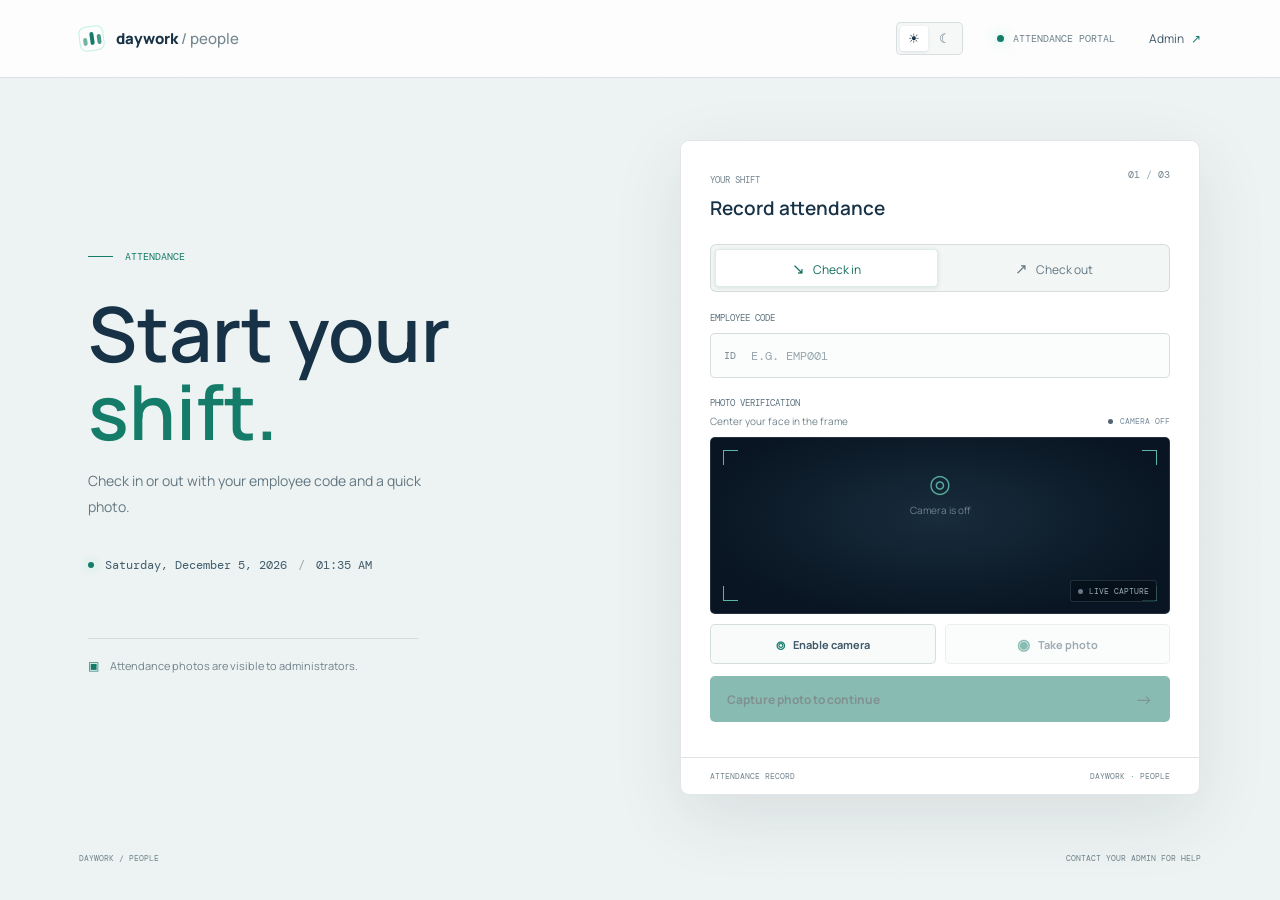
<file: src/main/webapp/index.html>
<!DOCTYPE html>
<html lang="en">
<head>
    <meta charset="UTF-8">
    <meta name="viewport" content="width=device-width, initial-scale=1">
    <meta name="theme-color" content="#edf3f2">
    <title>Daywork / Attendance</title>
    <link rel="preconnect" href="https://fonts.googleapis.com">
    <link rel="preconnect" href="https://fonts.gstatic.com" crossorigin>
    <link href="https://fonts.googleapis.com/css2?family=DM+Mono:wght@400;500&family=Manrope:wght@400;500;600;700;800&display=swap" rel="stylesheet">
    <link rel="stylesheet" href="styles.css">
</head>
<body class="kiosk-page">
    <header class="topbar">
        <a class="brand" href="./" aria-label="Daywork Attendance home">
            <span class="brand-mark" aria-hidden="true"><span></span><span></span><span></span></span>
            <span>daywork<span class="brand-light"> / people</span></span>
        </a>
        <div class="topbar-right">
            <div class="theme-switch" role="group" aria-label="Color theme">
                <button class="theme-button is-active" type="button" data-theme-choice="light" aria-label="Light mode" title="Light mode" aria-pressed="true"><span aria-hidden="true">☀</span></button>
                <button class="theme-button" type="button" data-theme-choice="dark" aria-label="Dark mode" title="Dark mode" aria-pressed="false"><span aria-hidden="true">☾</span></button>
            </div>
            <span class="live-indicator"><i></i> ATTENDANCE PORTAL</span>
            <a class="admin-link" href="admin">Admin <span aria-hidden="true">↗</span></a>
        </div>
    </header>

    <main class="kiosk-layout">
        <section class="kiosk-copy" aria-labelledby="page-title">
            <div class="eyebrow"><span class="eyebrow-line"></span> ATTENDANCE</div>
            <h1 id="page-title">Start your<br><span>shift.</span></h1>
            <p class="intro-copy">Check in or out with your employee code and a quick photo.</p>
            <div class="today-line"><span class="today-dot"></span><span id="current-date">Loading today's date</span><span class="today-divider">/</span><span id="current-time">--:--</span></div>
            <div class="privacy-note"><span class="lock-icon" aria-hidden="true">▣</span><span>Attendance photos are visible to administrators.</span></div>
        </section>

        <section class="attendance-panel" aria-label="Attendance capture">
            <div class="panel-heading">
                <div><span class="section-kicker">YOUR SHIFT</span><h2>Record attendance</h2></div>
                <span class="panel-step">01 <span>/</span> 03</span>
            </div>
            <div class="mode-switch" role="group" aria-label="Attendance action">
                <button class="mode-button is-active" type="button" data-mode="checkin" aria-pressed="true"><span class="mode-symbol">↘</span> Check in</button>
                <button class="mode-button" type="button" data-mode="checkout" aria-pressed="false"><span class="mode-symbol">↗</span> Check out</button>
            </div>
            <form id="attendance-form">
                <label class="field-label" for="employee-code">EMPLOYEE CODE</label>
                <div class="code-field"><span aria-hidden="true">ID</span><input id="employee-code" name="employeeCode" type="text" maxlength="24" placeholder="e.g. EMP001" autocomplete="off" required></div>
                <div class="capture-heading"><div><label class="field-label" for="camera-preview">PHOTO VERIFICATION</label><span class="field-help">Center your face in the frame</span></div><span class="capture-status" id="camera-status"><i></i> CAMERA OFF</span></div>
                <div class="camera-frame" id="camera-frame">
                    <video id="camera-preview" autoplay playsinline muted></video>
                    <img id="captured-photo" alt="Captured attendance photo">
                    <div class="camera-placeholder" id="camera-placeholder"><span class="camera-glyph" aria-hidden="true">◎</span><span>Camera is off</span></div>
                    <div class="camera-corners" aria-hidden="true"><i></i><i></i><i></i><i></i></div>
                    <span class="camera-badge"><i></i> LIVE CAPTURE</span>
                </div>
                <canvas id="photo-canvas" hidden></canvas>
                <div class="capture-actions">
                    <button class="button button-secondary" id="camera-button" type="button"><span aria-hidden="true">⌾</span> Enable camera</button>
                    <button class="button button-secondary" id="capture-button" type="button" disabled><span aria-hidden="true">◉</span> Take photo</button>
                </div>
                <button class="button button-primary submit-button" id="submit-button" type="submit" disabled><span id="submit-label">Capture photo to continue</span><span class="button-arrow" aria-hidden="true">→</span></button>
                <p class="form-message" id="form-message" role="status" aria-live="polite"></p>
            </form>
            <div class="panel-foot"><span>ATTENDANCE RECORD</span><span>DAYWORK <b>·</b> PEOPLE</span></div>
        </section>
    </main>
    <footer class="page-footer"><span>DAYWORK / PEOPLE</span><span>CONTACT YOUR ADMIN FOR HELP</span></footer>
    <script src="theme.js"></script>
    <script src="app.js"></script>
</body>
</html>
</file>
<file: src/main/webapp/styles.css>
:root {
    color-scheme: light;
    --ink: #173246;
    --muted: #657783;
    --quiet: #7b8c96;
    --line: rgba(23, 50, 70, .13);
    --panel: #ffffff;
    --panel-raised: #f5f8f7;
    --canvas: #edf3f2;
    --teal: #147c69;
    --teal-dark: #dcefeb;
    --red: #b54b4b;
    --green: #257a55;
    --font: "Manrope", "Segoe UI", sans-serif;
    --mono: "DM Mono", Consolas, monospace;
}

html[data-theme="dark"] {
    color-scheme: dark;
    --ink: #e3ecef;
    --muted: #aabac0;
    --quiet: #8fa3aa;
    --line: rgba(191, 213, 220, .15);
    --panel: #192b35;
    --panel-raised: #20353f;
    --canvas: #101e26;
    --teal: #71dfc2;
    --teal-dark: #23473f;
    --red: #e38a8a;
    --green: #7dd6a8;
}

* { box-sizing: border-box; }
html { min-width: 320px; background: var(--canvas); }
body { margin: 0; color: var(--ink); font-family: var(--font); font-size: 14px; background: var(--canvas); }
button, input, select { font: inherit; }
button, a { -webkit-tap-highlight-color: transparent; }
a { color: inherit; text-decoration: none; }
button { color: inherit; }

.kiosk-page {
    min-height: 100vh;
    background-image: linear-gradient(90deg, rgba(237, 243, 242, .92), rgba(237, 243, 242, .84)),
        repeating-linear-gradient(0deg, transparent 0, transparent 59px, rgba(23, 50, 70, .035) 60px),
        repeating-linear-gradient(90deg, transparent 0, transparent 59px, rgba(23, 50, 70, .035) 60px);
}
.topbar { height: 78px; padding: 0 6.2vw; display: flex; align-items: center; justify-content: space-between; border-bottom: 1px solid var(--line); background: rgba(255,255,255,.82); }
.brand { display: inline-flex; gap: 12px; align-items: center; font-size: 15px; font-weight: 800; letter-spacing: 0; }
.brand-light { color: #748690; font-weight: 500; }
.brand-mark { width: 25px; height: 25px; display: grid; grid-template-columns: repeat(3, 4px); gap: 3px; align-items: end; justify-content: center; padding: 5px 0; border: 1px solid rgba(113, 223, 194, .42); border-radius: 7px; transform: rotate(-8deg); }
.brand-mark span { display: block; background: var(--teal); border-radius: 3px; }
.brand-mark span:nth-child(1) { height: 8px; opacity: .58; }
.brand-mark span:nth-child(2) { height: 13px; }
.brand-mark span:nth-child(3) { height: 10px; opacity: .78; }
.topbar-right { display: flex; align-items: center; gap: 34px; }
.live-indicator, .eyebrow, .section-kicker, .field-label, .capture-status, .panel-foot, .page-footer, .panel-step { font-family: var(--mono); letter-spacing: 0; }
.theme-switch { display: inline-flex; gap: 3px; padding: 3px; border: 1px solid var(--line); border-radius: 5px; background: var(--panel-raised); }
.theme-button { width: 28px; min-height: 25px; padding: 0; border: 0; border-radius: 3px; background: transparent; color: var(--muted); cursor: pointer; font-size: 13px; line-height: 1; }
.theme-button.is-active { background: var(--panel); color: var(--ink); box-shadow: 0 1px 3px rgba(24, 55, 63, .12); }
.theme-button:focus-visible { outline: 2px solid var(--teal); outline-offset: 2px; }
.kiosk-page, .topbar, .attendance-panel, .theme-switch, .theme-button, .mode-switch, .mode-button, .code-field, .button-secondary { transition: background-color .2s ease, border-color .2s ease, color .2s ease; }
.live-indicator { display: inline-flex; align-items: center; gap: 9px; color: #6d808b; font-size: 10px; }
.live-indicator i, .today-dot, .capture-status i, .camera-badge i { width: 7px; height: 7px; display: inline-block; border-radius: 50%; background: var(--teal); box-shadow: 0 0 11px rgba(113, 223, 194, .65); }
.admin-link { color: #40596a; font-size: 12px; transition: color .2s ease; }
.admin-link:hover { color: var(--teal); }
.admin-link span { padding-left: 5px; color: var(--teal); }
.kiosk-layout { width: min(1120px, calc(100% - 64px)); min-height: calc(100vh - 138px); margin: 0 auto; padding: 62px 0 58px; display: grid; grid-template-columns: minmax(300px, 1fr) minmax(420px, 520px); gap: clamp(52px, 9vw, 142px); align-items: center; }
.kiosk-copy { padding: 0 0 10px 8px; animation: enter .65s both; }
.eyebrow { display: flex; align-items: center; gap: 12px; color: var(--teal); font-size: 10px; }
.eyebrow-line { width: 25px; height: 1px; background: var(--teal); }
.kiosk-copy h1 { margin: 31px 0 18px; font-size: clamp(50px, 6.5vw, 76px); line-height: 1.03; font-weight: 600; letter-spacing: 0; }
.kiosk-copy h1 span { color: var(--teal); }
.intro-copy { max-width: 370px; margin: 0; color: #637681; font-size: 14px; line-height: 1.85; }
.today-line { display: flex; align-items: center; gap: 11px; margin-top: 37px; color: #405b6b; font: 12px var(--mono); }
.today-dot { width: 6px; height: 6px; }
.today-divider { color: #9aa8ad; }
.privacy-note { display: flex; align-items: center; gap: 11px; max-width: 330px; margin-top: 65px; padding-top: 17px; border-top: 1px solid var(--line); color: #71828b; font-size: 11px; line-height: 1.6; }
.lock-icon { color: var(--teal); font-size: 12px; }
.attendance-panel { padding: 27px 29px 0; border: 1px solid rgba(23, 50, 70, .12); border-radius: 9px; background: rgba(255,255,255,.96); box-shadow: 0 22px 70px rgba(25, 52, 65, .10); animation: enter .65s .12s both; }
.panel-heading { display: flex; justify-content: space-between; align-items: flex-start; }
.section-kicker { color: #73838d; font-size: 9px; }
.panel-heading h2 { margin: 8px 0 0; font-size: 19px; font-weight: 600; letter-spacing: 0; }
.panel-step { color: #70828c; font-size: 10px; }
.panel-step span { color: #9aabb2; }
.mode-switch { display: grid; grid-template-columns: 1fr 1fr; gap: 4px; margin: 23px 0 20px; padding: 4px; border: 1px solid var(--line); border-radius: 6px; background: #f2f6f5; }
.mode-button { min-height: 38px; border: 1px solid transparent; border-radius: 4px; background: transparent; color: #637782; cursor: pointer; font-size: 12px; transition: .2s ease; }
.mode-button:hover { color: var(--ink); }
.mode-button.is-active { border-color: rgba(20, 124, 105, .15); background: #ffffff; color: #126c5b; box-shadow: 0 1px 4px rgba(24, 55, 63, .1); }
.mode-symbol { padding-right: 6px; font-size: 15px; }
.field-label { display: block; color: #5d717c; font-size: 9px; }
.code-field { display: flex; align-items: center; gap: 13px; height: 45px; margin-top: 9px; padding: 0 13px; border: 1px solid rgba(23, 50, 70, .16); border-radius: 5px; background: #fbfdfc; transition: border-color .18s ease; }
.code-field:focus-within { border-color: rgba(113, 223, 194, .62); }
.code-field > span { color: #70828c; font: 10px var(--mono); }
.code-field input { width: 100%; border: 0; outline: 0; background: transparent; color: var(--ink); font: 12px var(--mono); text-transform: uppercase; }
.code-field input::placeholder { color: #9aa8ae; }
.capture-heading { display: flex; align-items: end; justify-content: space-between; margin: 19px 0 9px; }
.field-help { display: block; margin-top: 5px; color: #71838d; font-size: 10px; }
.capture-status { display: inline-flex; align-items: center; gap: 7px; margin-bottom: 2px; color: #788b9d; font-size: 8px; }
.capture-status i { width: 5px; height: 5px; background: #526474; box-shadow: none; }
.capture-status.is-on { color: var(--teal); }
.capture-status.is-on i { background: var(--teal); box-shadow: 0 0 8px var(--teal); }
.camera-frame { position: relative; height: 177px; overflow: hidden; display: grid; place-items: center; border: 1px solid rgba(171, 193, 210, .16); border-radius: 5px; background: radial-gradient(ellipse at 50% 45%, #182c3c, #091522 75%); }
.camera-frame video, .camera-frame img { position: absolute; inset: 0; width: 100%; height: 100%; object-fit: cover; }
.camera-frame video { transform: scaleX(-1); }
.camera-frame img { display: none; }
.camera-frame.has-photo img { display: block; }
.camera-frame.has-photo video { display: none; }
.camera-placeholder { position: relative; z-index: 1; display: flex; flex-direction: column; align-items: center; gap: 8px; color: #6f8292; font-size: 10px; }
.camera-glyph { color: rgba(113, 223, 194, .72); font-size: 25px; line-height: 1; }
.camera-frame.is-live .camera-placeholder, .camera-frame.has-photo .camera-placeholder { display: none; }
.camera-corners i { position: absolute; z-index: 2; width: 15px; height: 15px; border-color: rgba(113, 223, 194, .8); border-style: solid; }
.camera-corners i:nth-child(1) { top: 12px; left: 12px; border-width: 1px 0 0 1px; }
.camera-corners i:nth-child(2) { top: 12px; right: 12px; border-width: 1px 1px 0 0; }
.camera-corners i:nth-child(3) { bottom: 12px; left: 12px; border-width: 0 0 1px 1px; }
.camera-corners i:nth-child(4) { right: 12px; bottom: 12px; border-width: 0 1px 1px 0; }
.camera-badge { position: absolute; right: 12px; bottom: 11px; z-index: 3; display: flex; align-items: center; gap: 6px; padding: 5px 7px; border: 1px solid rgba(195, 215, 230, .15); border-radius: 3px; background: rgba(5, 15, 25, .74); color: #9babb9; font: 8px var(--mono); }
.camera-badge i { width: 5px; height: 5px; background: #687989; box-shadow: none; }
.camera-frame.is-live .camera-badge i { background: var(--red); box-shadow: 0 0 8px var(--red); }
.capture-actions { display: grid; grid-template-columns: 1fr 1fr; gap: 9px; margin-top: 10px; }
.button { min-height: 40px; display: inline-flex; align-items: center; justify-content: center; gap: 8px; padding: 0 13px; border: 1px solid transparent; border-radius: 5px; cursor: pointer; font-size: 11px; font-weight: 700; transition: background .18s ease, border-color .18s ease, color .18s ease, transform .18s ease; }
.button:active { transform: translateY(1px); }
.button:disabled { cursor: not-allowed; opacity: .5; }
.button-secondary { border-color: rgba(23, 50, 70, .15); background: #f8fbfa; color: #40596a; }
.button-secondary:hover:not(:disabled) { border-color: rgba(113, 223, 194, .4); color: var(--teal); }
.button-secondary span { color: var(--teal); font-size: 15px; }
.button-primary { background: var(--teal); color: #06231f; }
.button-primary:hover:not(:disabled) { background: #96ecd5; }
.submit-button { width: 100%; min-height: 46px; justify-content: space-between; margin-top: 12px; padding: 0 16px; font-size: 12px; }
.button-arrow { font-size: 18px; font-weight: 400; }
.form-message { min-height: 18px; margin: 9px 0 2px; color: #657984; font-size: 10px; line-height: 1.5; }
.form-message.is-error { color: var(--red); }
.form-message.is-success { color: var(--green); }
.panel-foot { display: flex; justify-content: space-between; margin: 8px -29px 0; padding: 13px 29px; border-top: 1px solid var(--line); color: #73858e; font-size: 8px; }
.panel-foot b { color: var(--teal); font-weight: 400; }
.page-footer { display: flex; justify-content: space-between; padding: 0 6.2vw 20px; color: #71838d; font-size: 8px; }

html[data-theme="dark"] .kiosk-page {
    background-image: linear-gradient(90deg, rgba(16, 30, 38, .94), rgba(16, 30, 38, .88)),
        repeating-linear-gradient(0deg, transparent 0, transparent 59px, rgba(191, 213, 220, .035) 60px),
        repeating-linear-gradient(90deg, transparent 0, transparent 59px, rgba(191, 213, 220, .035) 60px);
}
html[data-theme="dark"] .topbar { background: rgba(20, 37, 46, .92); }
html[data-theme="dark"] .brand-light,
html[data-theme="dark"] .live-indicator,
html[data-theme="dark"] .admin-link,
html[data-theme="dark"] .intro-copy,
html[data-theme="dark"] .today-line,
html[data-theme="dark"] .privacy-note,
html[data-theme="dark"] .section-kicker,
html[data-theme="dark"] .panel-step,
html[data-theme="dark"] .field-label,
html[data-theme="dark"] .field-help,
html[data-theme="dark"] .form-message,
html[data-theme="dark"] .panel-foot,
html[data-theme="dark"] .page-footer { color: var(--muted); }
html[data-theme="dark"] .attendance-panel { border-color: var(--line); background: rgba(25, 43, 53, .97); }
html[data-theme="dark"] .mode-switch { background: #14252e; }
html[data-theme="dark"] .mode-button { color: var(--muted); }
html[data-theme="dark"] .mode-button.is-active { border-color: rgba(113, 223, 194, .22); background: #263b44; color: var(--teal); }
html[data-theme="dark"] .code-field { border-color: var(--line); background: #14252e; }
html[data-theme="dark"] .code-field > span,
html[data-theme="dark"] .capture-status { color: var(--quiet); }
html[data-theme="dark"] .today-divider,
html[data-theme="dark"] .panel-step span,
html[data-theme="dark"] .code-field input::placeholder,
html[data-theme="dark"] .camera-placeholder { color: var(--quiet); }
html[data-theme="dark"] .capture-status i { background: var(--quiet); }
html[data-theme="dark"] .button-secondary { border-color: var(--line); background: #20353f; color: var(--ink); }
html[data-theme="dark"] .button-primary { color: #102b25; }
html[data-theme="dark"] .button-primary:hover:not(:disabled) { background: #91ecd4; }

.admin-body { min-height: 100vh; background: var(--canvas); }
.admin-topbar { position: sticky; top: 0; z-index: 10; height: 68px; display: flex; justify-content: space-between; align-items: center; padding: 0 4vw; border-bottom: 1px solid var(--line); background: rgba(255, 255, 255, .94); backdrop-filter: blur(12px); }
.admin-top-actions { display: flex; align-items: center; gap: 22px; color: #637782; font: 9px var(--mono); }
.admin-top-actions .theme-switch { flex-shrink: 0; }
.return-link { display: inline-flex; align-items: center; gap: 8px; color: #385364; font: 11px var(--font); }
.return-link:hover { color: var(--teal); }
.return-link span { color: var(--teal); font-size: 15px; }
.text-button { border: 0; background: transparent; color: #385364; cursor: pointer; font: 11px var(--font); }
.text-button:hover { color: var(--teal); }
.admin-layout { width: min(1440px, 100%); min-height: calc(100vh - 68px); margin: auto; display: grid; grid-template-columns: 225px minmax(0, 1fr); }
.admin-sidebar { padding: 30px 16px; border-right: 1px solid var(--line); background: rgba(255,255,255,.58); }
.sidebar-label { padding: 0 13px; color: #72838c; font: 9px var(--mono); }
.side-nav { display: grid; gap: 5px; margin-top: 13px; }
.side-nav button { display: flex; align-items: center; gap: 12px; width: 100%; min-height: 42px; padding: 0 13px; border: 1px solid transparent; border-radius: 5px; background: transparent; color: #5f737e; text-align: left; cursor: pointer; font-size: 11px; }
.side-nav button:hover, .side-nav button.active { border-color: rgba(20, 124, 105, .15); background: #e1f0ec; color: #126c5b; }
.side-icon { width: 17px; text-align: center; font-size: 15px; }
.sidebar-note { position: sticky; top: calc(100vh - 94px); margin: 50px 12px 0; color: #7a8b94; font: 9px/1.8 var(--mono); }
.admin-content { min-width: 0; padding: 36px clamp(20px, 4vw, 58px) 50px; }
.admin-page-heading { display: flex; align-items: end; justify-content: space-between; gap: 20px; margin-bottom: 26px; }
.admin-page-heading h1 { margin: 8px 0 0; font-size: 27px; font-weight: 600; }
.admin-page-heading p { margin: 7px 0 0; color: #687d88; font-size: 11px; }
.admin-date { color: #657984; font: 10px var(--mono); white-space: nowrap; }
.stats-row { display: grid; grid-template-columns: repeat(3, 1fr); border-top: 1px solid var(--line); border-bottom: 1px solid var(--line); margin-bottom: 25px; }
.stat { min-height: 88px; display: flex; flex-direction: column; justify-content: center; padding: 12px 20px; border-right: 1px solid var(--line); }
.stat:first-child { padding-left: 0; }
.stat:last-child { border-right: 0; }
.stat-label { color: #71838c; font: 9px var(--mono); }
.stat-value { margin-top: 8px; color: #173246; font-size: 23px; font-weight: 600; }
.stat-value em { margin-left: 6px; color: var(--teal); font-size: 10px; font-style: normal; font-weight: 500; }
.filter-bar { display: flex; align-items: center; gap: 9px; margin-bottom: 13px; }
.filter-search { flex: 1; min-width: 150px; }
.filter-search input, .filter-bar select, .filter-bar input[type="date"] { height: 38px; padding: 0 11px; border: 1px solid rgba(23, 50, 70, .15); border-radius: 4px; outline: none; background: #fff; color: #294454; font-size: 10px; }
.filter-search input { width: 100%; }
.filter-bar input:focus, .filter-bar select:focus, .form-input:focus { border-color: rgba(113, 223, 194, .55); }
.filter-bar select { min-width: 125px; }
.filter-bar input[type="date"] { color-scheme: light; }
.filter-count { min-width: 68px; color: #6c7f89; text-align: right; font: 9px var(--mono); }
.table-wrap { overflow: auto; border: 1px solid var(--line); border-radius: 5px; background: #fff; }
.data-table { width: 100%; border-collapse: collapse; text-align: left; white-space: nowrap; }
.data-table th { height: 38px; padding: 0 12px; border-bottom: 1px solid var(--line); color: #71838c; font: 8px var(--mono); font-weight: 400; }
.data-table td { height: 59px; padding: 7px 12px; border-bottom: 1px solid rgba(23, 50, 70, .08); color: #4b626f; font-size: 10px; }
.data-table tbody tr:last-child td { border-bottom: 0; }
.data-table tbody tr:hover { background: rgba(20, 124, 105, .035); }
.employee-cell { display: flex; flex-direction: column; gap: 3px; }
.employee-cell strong { color: #183448; font-size: 10px; font-weight: 700; }
.employee-cell span { color: #73858e; font: 8px var(--mono); }
.position-tag { width: fit-content; padding: 3px 7px; border: 1px solid rgba(20,124,105,.14); border-radius: 3px; background: #eaf5f2; color: #226d5f !important; font: 8px var(--font) !important; }
.status-pill { display: inline-flex; align-items: center; gap: 6px; color: #617580; font-size: 9px; }
.status-pill::before { width: 5px; height: 5px; content: ""; border-radius: 50%; background: #8394a3; }
.status-pill.open { color: #147c69; }
.status-pill.open::before { background: var(--teal); box-shadow: 0 0 7px rgba(113, 223, 194, .5); }
.photo-thumb { width: 40px; height: 30px; display: block; overflow: hidden; border: 1px solid rgba(23, 50, 70, .15); border-radius: 3px; background: #e6eceb; cursor: zoom-in; object-fit: cover; }
.photo-empty { color: #829199; font: 9px var(--mono); }
.empty-row { height: 100px !important; color: #71838d !important; text-align: center; }
.section-toolbar { display: flex; align-items: center; justify-content: space-between; gap: 12px; margin: 20px 0 12px; }
.section-toolbar h2 { margin: 0; font-size: 14px; font-weight: 600; }
.section-toolbar span { color: #71838d; font: 9px var(--mono); }
.employee-grid { display: grid; grid-template-columns: repeat(auto-fill, minmax(275px, 1fr)); gap: 10px; }
.employee-row { min-width: 0; display: flex; justify-content: space-between; align-items: center; gap: 12px; padding: 15px; border: 1px solid var(--line); border-radius: 5px; background: #fff; }
.employee-row strong { display: block; overflow: hidden; color: #173246; text-overflow: ellipsis; white-space: nowrap; font-size: 10px; }
.employee-row span { display: block; margin-top: 5px; color: #70828d; font: 9px var(--mono); }
.employee-code { color: var(--teal) !important; }
.add-employee { display: grid; grid-template-columns: repeat(3, minmax(0, 1fr)); align-items: end; gap: 12px; margin-bottom: 18px; padding: 16px; border: 1px solid var(--line); border-radius: 5px; background: #fff; }
.form-field label { display: block; margin-bottom: 7px; color: #637782; font: 8px var(--mono); }
.form-input { width: 100%; height: 37px; padding: 0 10px; border: 1px solid rgba(23, 50, 70, .15); border-radius: 4px; outline: 0; background: #fbfdfc; color: #173246; font-size: 10px; }
.form-input::placeholder { color: #93a0a6; }
.employee-form-actions { display: flex; flex-wrap: wrap; gap: 8px; }
.employee-form-actions .button { min-height: 37px; padding: 0 15px; }
.employee-actions { display: flex; align-items: center; gap: 5px; }
.employee-action { min-width: 32px; height: 30px; border: 1px solid var(--line); border-radius: 4px; background: #f7faf9; color: #385364; cursor: pointer; font-size: 10px; }
.employee-action:hover { border-color: rgba(20,124,105,.35); color: var(--teal); }
.employee-action.delete:hover { border-color: rgba(181,75,75,.3); color: var(--red); }
.table-message { min-height: 19px; color: #657984; font-size: 10px; }
.login-shell { min-height: calc(100vh - 68px); display: grid; place-items: center; padding: 30px; }
.login-panel { width: min(390px, 100%); padding: 31px; border: 1px solid var(--line); border-radius: 7px; background: #fff; box-shadow: 0 20px 70px rgba(25, 52, 65, .1); }
.login-panel h1 { margin: 9px 0; font-size: 24px; font-weight: 600; }
.login-panel p { margin: 0 0 24px; color: #657984; font-size: 11px; }
.login-panel .form-field { margin-bottom: 13px; }
.login-panel .button { width: 100%; margin-top: 7px; }
.login-message { min-height: 20px; margin-top: 11px !important; color: var(--red) !important; }
.photo-modal { position: fixed; inset: 0; z-index: 30; display: none; place-items: center; padding: 24px; background: rgba(2, 8, 14, .86); backdrop-filter: blur(7px); }
.photo-modal.is-open { display: grid; }
.photo-modal img { display: block; max-width: min(900px, 92vw); max-height: 82vh; border: 1px solid rgba(212, 229, 240, .18); border-radius: 5px; object-fit: contain; }
.modal-close { position: absolute; top: 20px; right: 24px; width: 36px; height: 36px; border: 1px solid rgba(212,229,240,.2); border-radius: 50%; background: #102131; color: #dce5eb; cursor: pointer; font-size: 19px; }
.hidden { display: none !important; }

html[data-theme="dark"] .admin-topbar { background: rgba(20, 37, 46, .96); }
html[data-theme="dark"] .admin-top-actions,
html[data-theme="dark"] .return-link,
html[data-theme="dark"] .text-button,
html[data-theme="dark"] .admin-page-heading p,
html[data-theme="dark"] .admin-date,
html[data-theme="dark"] .filter-count,
html[data-theme="dark"] .data-table td,
html[data-theme="dark"] .status-pill,
html[data-theme="dark"] .employee-row span,
html[data-theme="dark"] .section-toolbar span,
html[data-theme="dark"] .form-field label,
html[data-theme="dark"] .table-message,
html[data-theme="dark"] .login-panel p { color: var(--muted); }
html[data-theme="dark"] .admin-sidebar { background: rgba(20, 37, 46, .68); }
html[data-theme="dark"] .sidebar-label,
html[data-theme="dark"] .sidebar-note,
html[data-theme="dark"] .stat-label,
html[data-theme="dark"] .data-table th,
html[data-theme="dark"] .employee-cell span,
html[data-theme="dark"] .photo-empty,
html[data-theme="dark"] .empty-row { color: var(--quiet) !important; }
html[data-theme="dark"] .side-nav button { color: var(--muted); }
html[data-theme="dark"] .side-nav button:hover,
html[data-theme="dark"] .side-nav button.active { border-color: rgba(113, 223, 194, .2); background: #23473f; color: var(--teal); }
html[data-theme="dark"] .stat-value,
html[data-theme="dark"] .employee-cell strong,
html[data-theme="dark"] .employee-row strong { color: var(--ink); }
html[data-theme="dark"] .filter-search input,
html[data-theme="dark"] .filter-bar select,
html[data-theme="dark"] .filter-bar input[type="date"],
html[data-theme="dark"] .form-input { border-color: var(--line); background: #14252e; color: var(--ink); color-scheme: dark; }
html[data-theme="dark"] .filter-search input::placeholder,
html[data-theme="dark"] .form-input::placeholder { color: var(--quiet); }
html[data-theme="dark"] .table-wrap,
html[data-theme="dark"] .employee-row,
html[data-theme="dark"] .add-employee,
html[data-theme="dark"] .login-panel { border-color: var(--line); background: var(--panel); }
html[data-theme="dark"] .data-table td { border-bottom-color: var(--line); }
html[data-theme="dark"] .data-table tbody tr:hover { background: rgba(113, 223, 194, .07); }
html[data-theme="dark"] .position-tag { border-color: rgba(113, 223, 194, .2); background: #23473f; color: var(--teal) !important; }
html[data-theme="dark"] .status-pill.open { color: var(--teal); }
html[data-theme="dark"] .photo-thumb { border-color: var(--line); background: #14252e; }
html[data-theme="dark"] .employee-action { border-color: var(--line); background: #20353f; color: var(--ink); }
html[data-theme="dark"] .admin-body .button-secondary { border-color: var(--line); background: #20353f; color: var(--ink); }

@keyframes enter { from { opacity: 0; transform: translateY(9px); } to { opacity: 1; transform: translateY(0); } }

@media (max-width: 850px) {
    .kiosk-layout { gap: 42px; grid-template-columns: minmax(245px, .8fr) minmax(390px, 1fr); }
    .privacy-note { margin-top: 42px; }
    .admin-layout { grid-template-columns: 64px minmax(0, 1fr); }
    .admin-sidebar { padding: 25px 8px; }
    .sidebar-label, .side-nav button span:last-child, .sidebar-note { display: none; }
    .side-nav button { justify-content: center; padding: 0; }
    .side-icon { font-size: 17px; }
}
@media (max-width: 650px) {
    .topbar { height: 64px; padding: 0 19px; }
    .topbar-right { gap: 10px; }
    .theme-button { width: 26px; font-size: 12px; }
    .live-indicator { display: none; }
    .kiosk-layout { width: min(100% - 36px, 480px); min-height: unset; padding: 44px 0 35px; display: flex; flex-direction: column; align-items: stretch; gap: 29px; }
    .kiosk-copy { padding-left: 2px; }
    .kiosk-copy h1 { margin: 20px 0 12px; font-size: 49px; }
    .intro-copy { max-width: 410px; font-size: 12px; }
    .today-line { margin-top: 20px; }
    .privacy-note { display: none; }
    .attendance-panel { padding: 22px 19px 0; }
    .camera-frame { height: clamp(155px, 48vw, 220px); }
    .panel-foot { margin-right: -19px; margin-left: -19px; padding-right: 19px; padding-left: 19px; font-size: 7px; }
    .page-footer { padding: 0 19px 15px; font-size: 7px; }
    .page-footer span:last-child { display: none; }
    .admin-topbar { height: 60px; padding: 0 15px; }
    .admin-top-actions { gap: 11px; font-size: 8px; }
    .admin-layout { min-height: calc(100vh - 60px); display: flex; flex-direction: column; }
    .admin-sidebar { position: sticky; top: 60px; z-index: 8; padding: 5px 12px; border-right: 0; border-bottom: 1px solid var(--line); background: #fff; }
    .side-nav { display: flex; gap: 6px; margin: 0; }
    .side-nav button { width: auto; min-height: 38px; justify-content: flex-start; padding: 0 10px; }
    .side-nav button span:last-child { display: inline; }
    .side-icon { font-size: 13px; }
    .admin-content { padding: 26px 16px 40px; }
    .admin-page-heading { align-items: start; margin-bottom: 18px; }
    .admin-page-heading h1 { font-size: 22px; }
    .admin-date { padding-top: 13px; font-size: 8px; }
    .stats-row { margin-bottom: 19px; }
    .stat { min-height: 75px; padding: 10px; }
    .stat:first-child { padding-left: 0; }
    .stat-label { font-size: 7px; }
    .stat-value { font-size: 19px; }
    .filter-bar { flex-wrap: wrap; }
    .filter-search { flex: 1 0 100%; }
    .filter-bar select, .filter-bar input[type="date"] { flex: 1; min-width: 0; }
    .filter-count { flex: 0 0 58px; }
    .add-employee { grid-template-columns: 1fr 1fr; padding: 12px; }
    .add-employee .form-field:nth-child(3) { grid-column: 1 / -1; }
    .employee-form-actions { grid-column: 1 / -1; }
    .data-table { min-width: 700px; }
}
</file>
